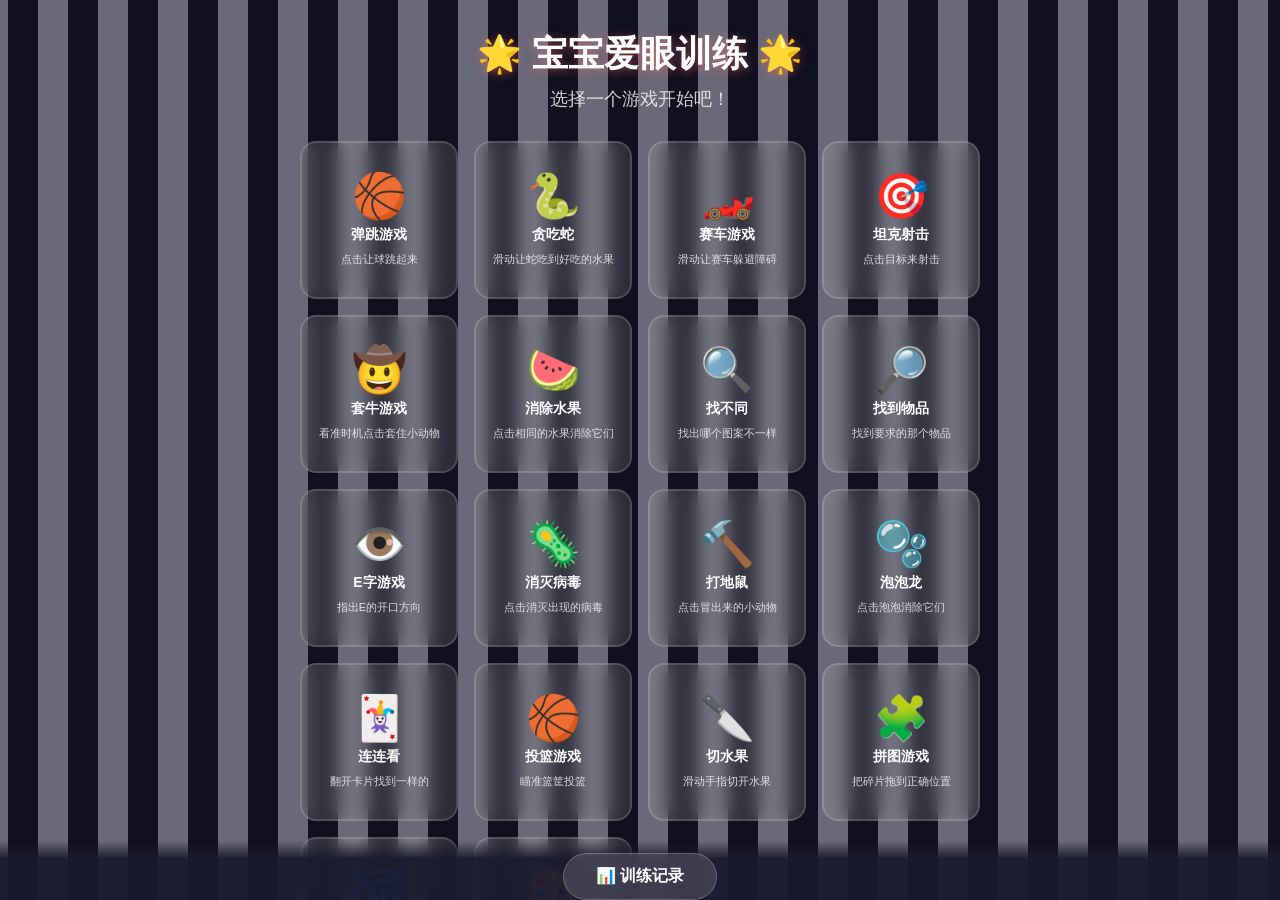
<file: index.html>
<!DOCTYPE html>
<html lang="zh-CN">
<head>
  <meta charset="UTF-8">
  <meta name="viewport" content="width=device-width, initial-scale=1.0, user-scalable=no, viewport-fit=cover">
  <meta name="apple-mobile-web-app-capable" content="yes">
  <meta name="apple-mobile-web-app-status-bar-style" content="black-translucent">
  <title>弱视训练游戏 - 宝宝爱眼</title>
  <link rel="stylesheet" href="css/style.css">
</head>
<body>
  <!-- 条纹背景 -->
  <canvas id="stripe-bg"></canvas>

  <!-- 主页面：游戏选择 -->
  <div id="home-page" class="page active">
    <div class="home-header">
      <h1 class="title">🌟 宝宝爱眼训练 🌟</h1>
      <p class="subtitle">选择一个游戏开始吧！</p>
    </div>
    <div class="game-grid" id="game-grid">
      <!-- 游戏卡片由 JS 动态生成 -->
    </div>
    <div class="home-footer">
      <button class="btn-stats" id="btn-stats">📊 训练记录</button>
    </div>
  </div>

  <!-- 统计页面 -->
  <div id="stats-page" class="page">
    <div class="page-header">
      <button class="btn-back" id="btn-back-stats">← 返回</button>
      <h2>训练记录</h2>
    </div>
    <div class="stats-content" id="stats-content">
      <div class="stats-summary" id="stats-summary"></div>
      <div class="stats-chart-container">
        <canvas id="stats-chart"></canvas>
      </div>
      <div class="stats-list" id="stats-list"></div>
    </div>
  </div>

  <!-- 游戏页面容器 -->
  <div id="game-page" class="page">
    <div class="game-header">
      <button class="btn-back" id="btn-back-game">← 退出</button>
      <span class="game-title" id="game-title"></span>
      <span class="game-score" id="game-score">得分: 0</span>
    </div>
    <div class="game-container" id="game-container">
      <canvas id="game-canvas"></canvas>
    </div>
    <div class="game-over-overlay" id="game-over-overlay">
      <div class="game-over-card">
        <h2 class="game-over-title">🎉 真棒！</h2>
        <p class="game-over-score" id="game-over-score">得分: 0</p>
        <p class="game-over-best" id="game-over-best">最高分: 0</p>
        <div class="game-over-buttons">
          <button class="btn-primary" id="btn-replay">🔄 再玩一次</button>
          <button class="btn-secondary" id="btn-home">🏠 返回首页</button>
        </div>
      </div>
    </div>
  </div>

  <script src="js/background.js"></script>
  <script src="js/stats.js"></script>
  <script src="js/games/base.js"></script>
  <script src="js/games/bounce.js"></script>
  <script src="js/games/snake.js"></script>
  <script src="js/games/racing.js"></script>
  <script src="js/games/tank.js"></script>
  <script src="js/games/rope.js"></script>
  <script src="js/games/fruit.js"></script>
  <script src="js/games/spotdiff.js"></script>
  <script src="js/games/findit.js"></script>
  <script src="js/games/echart.js"></script>
  <script src="js/games/virus.js"></script>
  <script src="js/games/whack.js"></script>
  <script src="js/games/bubble.js"></script>
  <script src="js/games/memory.js"></script>
  <script src="js/games/basket.js"></script>
  <script src="js/games/slash.js"></script>
  <script src="js/games/puzzle.js"></script>
  <script src="js/games/maze.js"></script>
  <script src="js/games/coloring.js"></script>
  <script src="js/app.js"></script>
</body>
</html>
</file>
<file: css/style.css>
/* ===== 全局样式 ===== */
* {
  margin: 0;
  padding: 0;
  box-sizing: border-box;
  -webkit-tap-highlight-color: transparent;
  -webkit-user-select: none;
  user-select: none;
}

:root {
  --primary: #FF6B6B;
  --primary-dark: #EE5A5A;
  --secondary: #4ECDC4;
  --accent: #FFE66D;
  --bg: #1a1a2e;
  --card-bg: rgba(255, 255, 255, 0.12);
  --text: #ffffff;
  --text-secondary: rgba(255, 255, 255, 0.8);
  --radius: 16px;
  --shadow: 0 4px 20px rgba(0, 0, 0, 0.3);
}

html, body {
  width: 100%;
  height: 100%;
  overflow: hidden;
  font-family: -apple-system, BlinkMacSystemFont, "Segoe UI", "PingFang SC", "Hiragino Sans GB", "Microsoft YaHei", sans-serif;
  background: #1a1a2e;
  color: var(--text);
  touch-action: manipulation;
}

/* ===== 条纹背景 ===== */
#stripe-bg {
  position: fixed;
  top: 0;
  left: 0;
  width: 100%;
  height: 100%;
  z-index: 0;
  pointer-events: none;
}

/* ===== 页面切换 ===== */
.page {
  position: fixed;
  top: 0;
  left: 0;
  width: 100%;
  height: 100%;
  z-index: 1;
  display: none;
  flex-direction: column;
  overflow-y: auto;
  -webkit-overflow-scrolling: touch;
}
.page.active {
  display: flex;
}

/* ===== 主页 ===== */
#home-page {
  padding: env(safe-area-inset-top, 20px) 20px env(safe-area-inset-bottom, 20px);
  align-items: center;
}

.home-header {
  text-align: center;
  padding: 30px 0 20px;
  z-index: 1;
}

.title {
  font-size: clamp(24px, 5vw, 36px);
  font-weight: 800;
  color: #fff;
  text-shadow: 0 2px 10px rgba(255, 107, 107, 0.5);
  margin-bottom: 8px;
}

.subtitle {
  font-size: clamp(14px, 3vw, 18px);
  color: var(--text-secondary);
}

.game-grid {
  display: grid;
  grid-template-columns: repeat(2, 1fr);
  gap: 10px;
  width: 100%;
  max-width: 700px;
  padding: 10px 10px 90px;
  z-index: 1;
}

@media (min-width: 600px) {
  .game-grid {
    grid-template-columns: repeat(3, 1fr);
    gap: 14px;
  }
}

@media (min-width: 900px) {
  .game-grid {
    grid-template-columns: repeat(4, 1fr);
    gap: 16px;
  }
}

.game-card {
  background: var(--card-bg);
  backdrop-filter: blur(10px);
  -webkit-backdrop-filter: blur(10px);
  border-radius: var(--radius);
  padding: 16px 12px;
  text-align: center;
  cursor: pointer;
  transition: transform 0.15s, background 0.15s;
  border: 2px solid rgba(255, 255, 255, 0.15);
  aspect-ratio: 1;
  display: flex;
  flex-direction: column;
  justify-content: center;
  align-items: center;
  gap: 8px;
}

.game-card:active {
  transform: scale(0.95);
  background: rgba(255, 255, 255, 0.2);
}

.game-card-icon {
  font-size: clamp(32px, 7vw, 44px);
  line-height: 1;
}

.game-card-name {
  font-size: clamp(12px, 2.5vw, 14px);
  font-weight: 700;
  color: #fff;
  white-space: nowrap;
  overflow: hidden;
  text-overflow: ellipsis;
  max-width: 100%;
}

.game-card-desc {
  font-size: clamp(9px, 1.8vw, 11px);
  color: var(--text-secondary);
}

.home-footer {
  position: fixed;
  bottom: 0;
  left: 0;
  right: 0;
  padding: 12px 20px env(safe-area-inset-bottom, 12px);
  text-align: center;
  z-index: 2;
  background: linear-gradient(transparent, rgba(26, 26, 46, 0.95) 30%);
}

.btn-stats {
  background: rgba(255, 255, 255, 0.15);
  backdrop-filter: blur(10px);
  -webkit-backdrop-filter: blur(10px);
  border: 1px solid rgba(255, 255, 255, 0.2);
  color: #fff;
  padding: 12px 32px;
  border-radius: 30px;
  font-size: 16px;
  font-weight: 600;
  cursor: pointer;
  transition: background 0.15s;
}

.btn-stats:active {
  background: rgba(255, 255, 255, 0.25);
}

/* ===== 游戏页面通用 ===== */
.game-header {
  display: flex;
  align-items: center;
  justify-content: space-between;
  padding: 10px 16px;
  padding-top: env(safe-area-inset-top, 10px);
  background: rgba(0, 0, 0, 0.5);
  z-index: 2;
  min-height: 50px;
}

.btn-back {
  background: rgba(255, 255, 255, 0.2);
  border: none;
  color: #fff;
  padding: 8px 16px;
  border-radius: 20px;
  font-size: 14px;
  font-weight: 600;
  cursor: pointer;
  transition: background 0.15s;
}

.btn-back:active {
  background: rgba(255, 255, 255, 0.35);
}

.game-title {
  font-size: 18px;
  font-weight: 700;
}

.game-score {
  font-size: 16px;
  font-weight: 700;
  color: var(--accent);
  min-width: 80px;
  text-align: right;
}

.game-container {
  flex: 1;
  position: relative;
  overflow: hidden;
  display: flex;
  align-items: center;
  justify-content: center;
}

#game-canvas {
  display: block;
  max-width: 100%;
  max-height: 100%;
  touch-action: none;
}

/* ===== 游戏结束弹窗 ===== */
.game-over-overlay {
  display: none;
  position: fixed;
  top: 0;
  left: 0;
  width: 100%;
  height: 100%;
  background: rgba(0, 0, 0, 0.7);
  z-index: 10;
  justify-content: center;
  align-items: center;
}

.game-over-overlay.active {
  display: flex;
}

.game-over-card {
  background: linear-gradient(135deg, #2d2d5e, #1a1a2e);
  border-radius: 24px;
  padding: 40px 32px;
  text-align: center;
  max-width: 340px;
  width: 90%;
  border: 2px solid rgba(255, 255, 255, 0.2);
  box-shadow: 0 20px 60px rgba(0, 0, 0, 0.5);
}

.game-over-title {
  font-size: 32px;
  margin-bottom: 12px;
}

.game-over-score {
  font-size: 24px;
  font-weight: 700;
  color: var(--accent);
  margin-bottom: 4px;
}

.game-over-best {
  font-size: 14px;
  color: var(--text-secondary);
  margin-bottom: 24px;
}

.game-over-buttons {
  display: flex;
  gap: 12px;
  justify-content: center;
}

.btn-primary, .btn-secondary {
  padding: 12px 24px;
  border-radius: 25px;
  font-size: 16px;
  font-weight: 700;
  cursor: pointer;
  border: none;
  transition: transform 0.1s, opacity 0.1s;
}

.btn-primary {
  background: var(--primary);
  color: #fff;
}

.btn-secondary {
  background: rgba(255, 255, 255, 0.15);
  color: #fff;
}

.btn-primary:active, .btn-secondary:active {
  transform: scale(0.95);
  opacity: 0.8;
}

/* ===== 统计页面 ===== */
.page-header {
  display: flex;
  align-items: center;
  gap: 16px;
  padding: 10px 16px;
  padding-top: env(safe-area-inset-top, 10px);
  background: rgba(0, 0, 0, 0.5);
  min-height: 50px;
}

.page-header h2 {
  font-size: 20px;
  font-weight: 700;
}

.stats-content {
  flex: 1;
  padding: 20px;
  overflow-y: auto;
  -webkit-overflow-scrolling: touch;
}

.stats-summary {
  display: grid;
  grid-template-columns: repeat(2, 1fr);
  gap: 12px;
  margin-bottom: 20px;
}

.stat-card {
  background: var(--card-bg);
  backdrop-filter: blur(10px);
  -webkit-backdrop-filter: blur(10px);
  border-radius: var(--radius);
  padding: 16px;
  text-align: center;
  border: 1px solid rgba(255, 255, 255, 0.15);
}

.stat-card-value {
  font-size: 28px;
  font-weight: 800;
  color: var(--accent);
}

.stat-card-label {
  font-size: 12px;
  color: var(--text-secondary);
  margin-top: 4px;
}

.stats-chart-container {
  background: var(--card-bg);
  backdrop-filter: blur(10px);
  -webkit-backdrop-filter: blur(10px);
  border-radius: var(--radius);
  padding: 16px;
  margin-bottom: 20px;
  border: 1px solid rgba(255, 255, 255, 0.15);
}

.stats-list {
  display: flex;
  flex-direction: column;
  gap: 8px;
}

.stats-item {
  background: var(--card-bg);
  backdrop-filter: blur(10px);
  -webkit-backdrop-filter: blur(10px);
  border-radius: 12px;
  padding: 12px 16px;
  display: flex;
  justify-content: space-between;
  align-items: center;
  border: 1px solid rgba(255, 255, 255, 0.1);
}

.stats-item-game {
  font-weight: 600;
}

.stats-item-info {
  font-size: 12px;
  color: var(--text-secondary);
}

.stats-item-score {
  font-weight: 700;
  color: var(--accent);
}

/* ===== 游戏内指令提示 ===== */
.game-hint {
  position: absolute;
  top: 50%;
  left: 50%;
  transform: translate(-50%, -50%);
  background: rgba(0, 0, 0, 0.7);
  color: #fff;
  padding: 16px 24px;
  border-radius: 20px;
  font-size: 18px;
  font-weight: 600;
  pointer-events: none;
  z-index: 5;
  animation: hintPulse 1.5s ease-in-out infinite;
}

@keyframes hintPulse {
  0%, 100% { opacity: 0.7; }
  50% { opacity: 1; }
}

/* ===== 倒计时 ===== */
.countdown {
  position: absolute;
  top: 50%;
  left: 50%;
  transform: translate(-50%, -50%);
  font-size: 80px;
  font-weight: 900;
  color: #fff;
  text-shadow: 0 0 40px rgba(255, 107, 107, 0.8);
  z-index: 6;
  pointer-events: none;
  animation: countPop 0.5s ease-out;
}

@keyframes countPop {
  0% { transform: translate(-50%, -50%) scale(2); opacity: 0; }
  50% { opacity: 1; }
  100% { transform: translate(-50%, -50%) scale(1); opacity: 1; }
}
</file>
